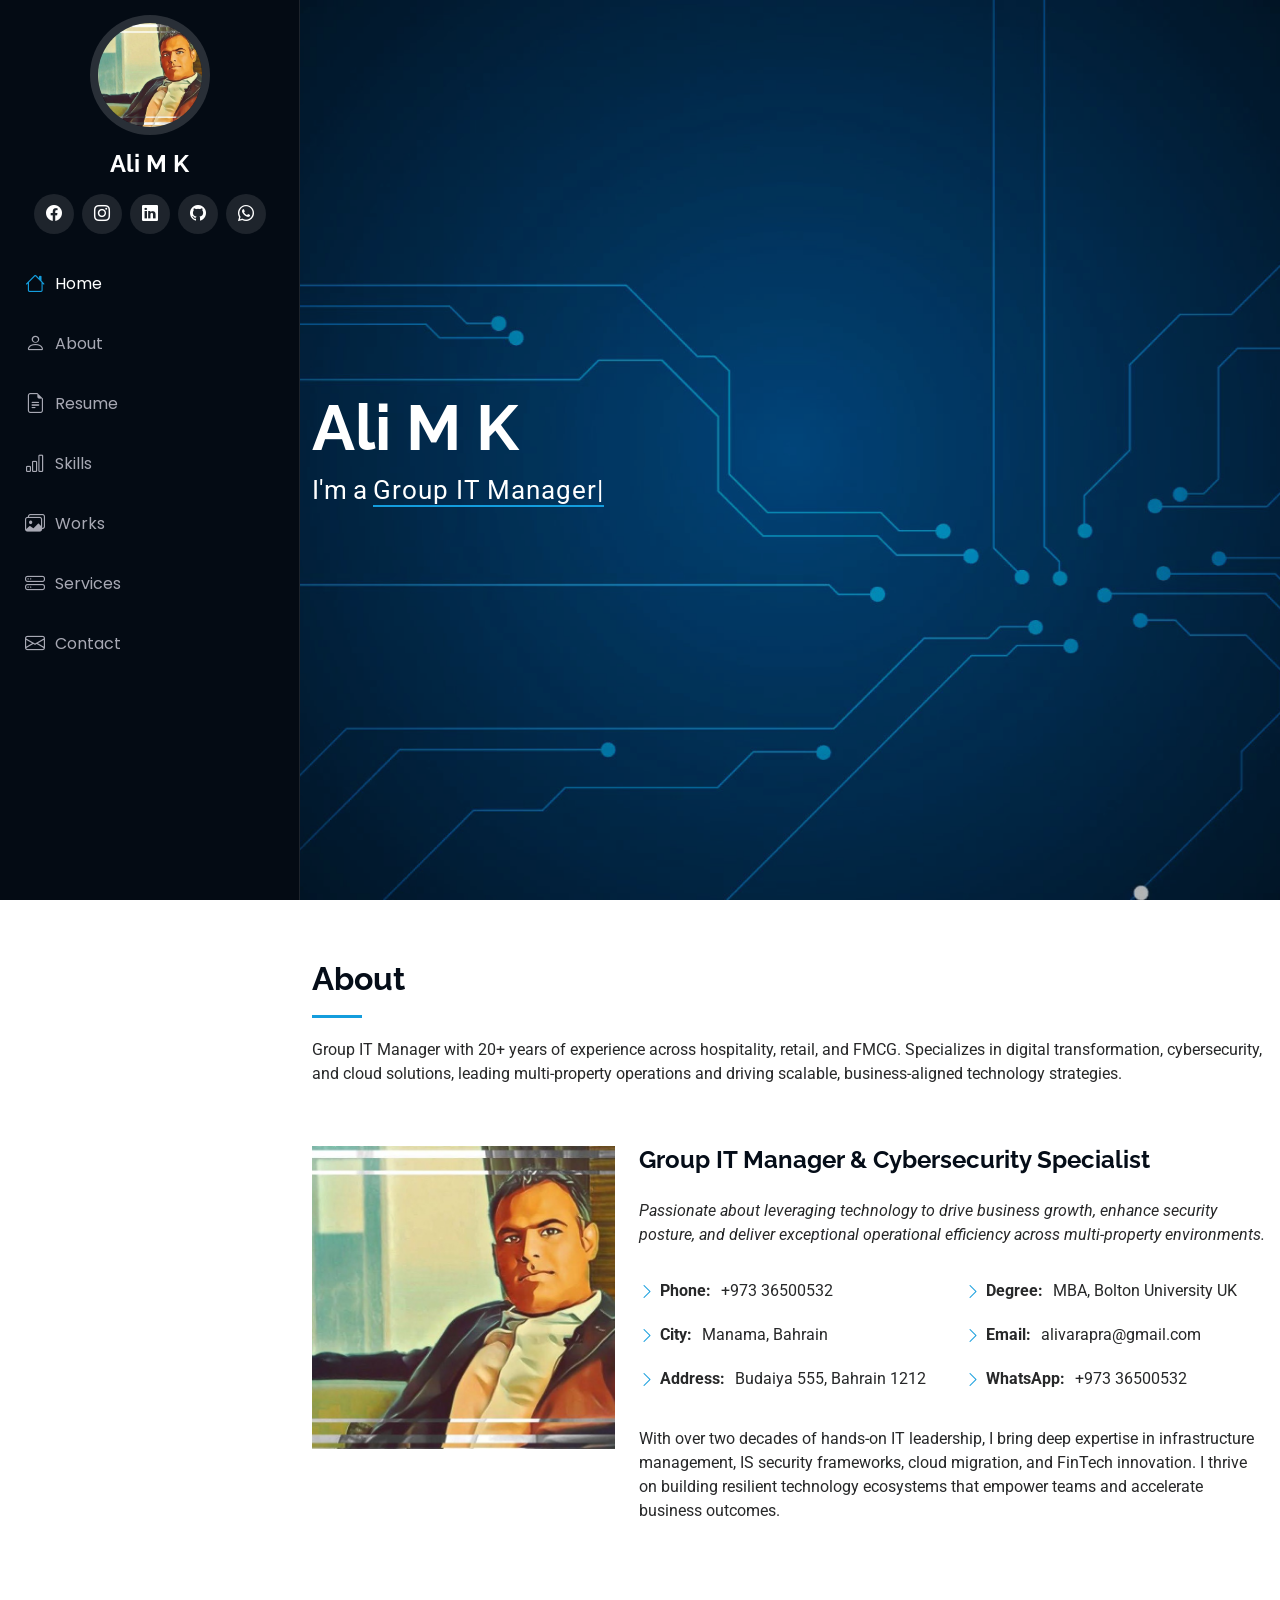
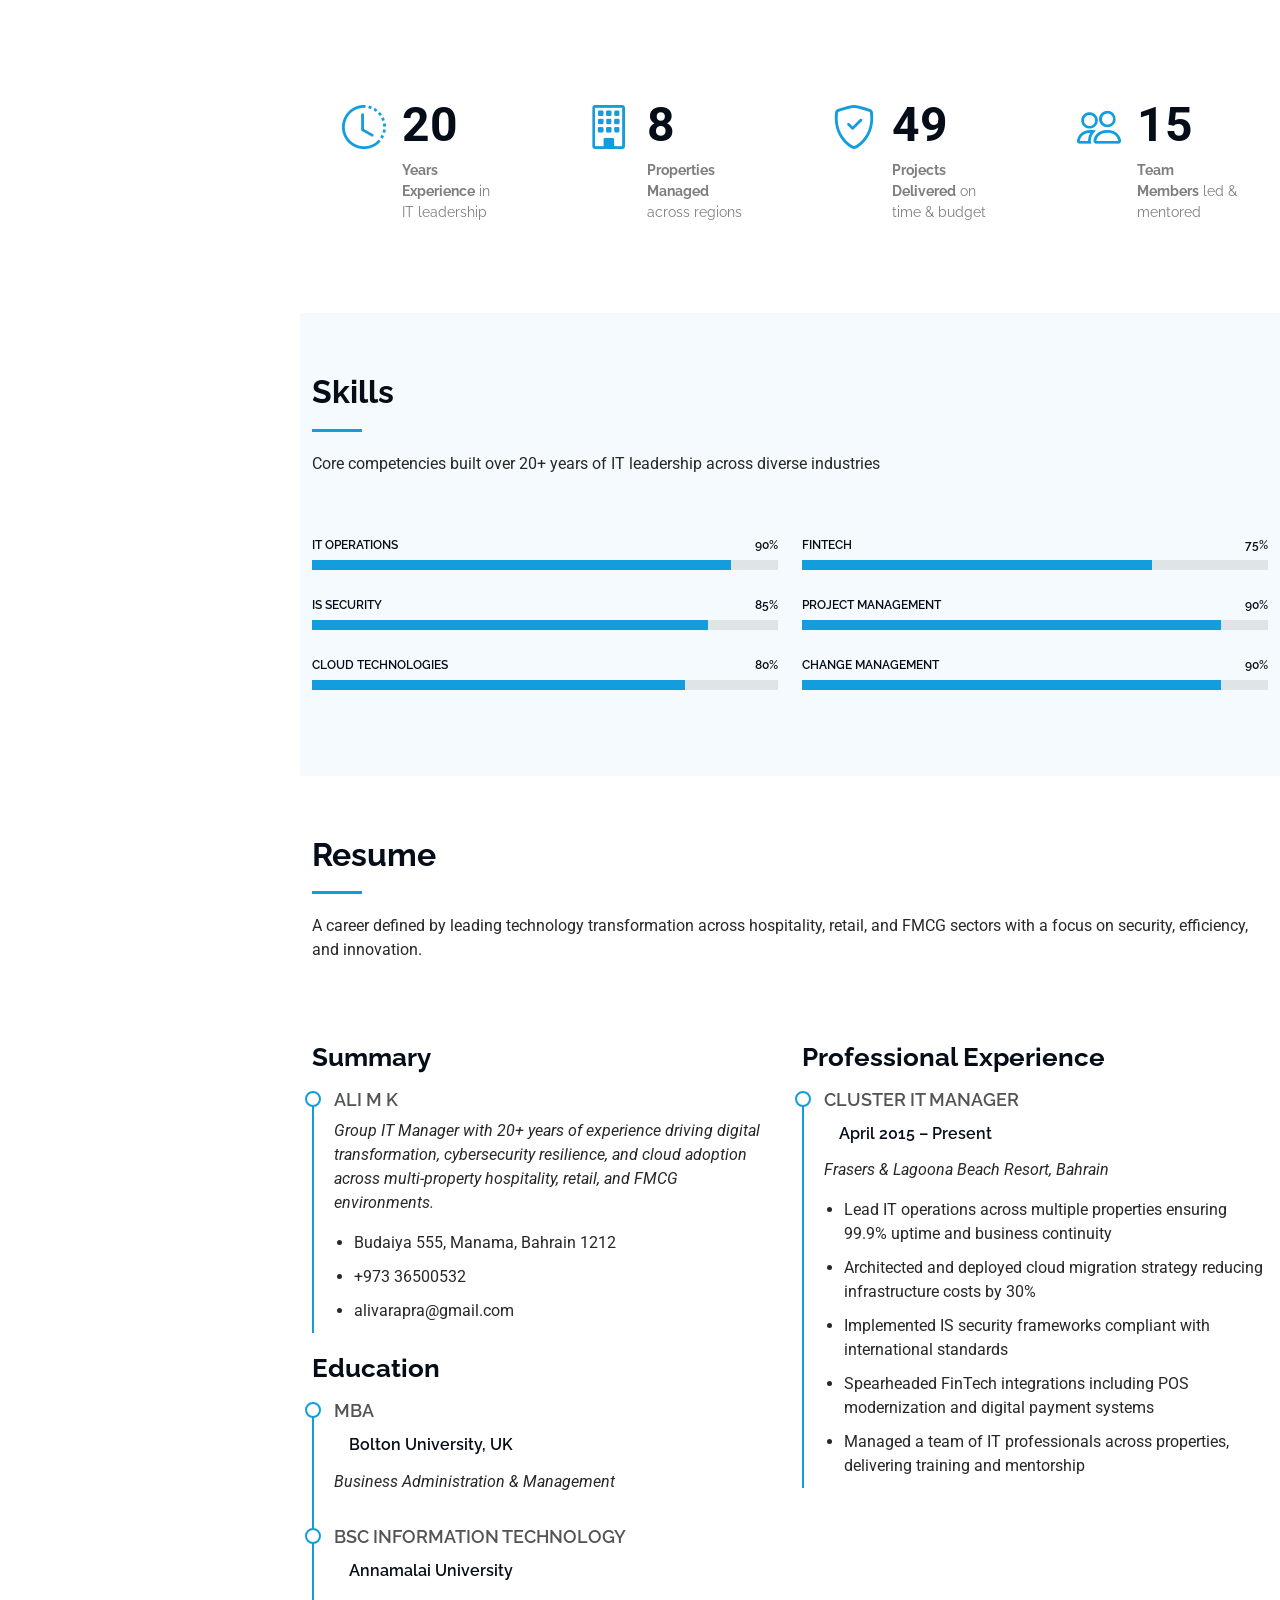
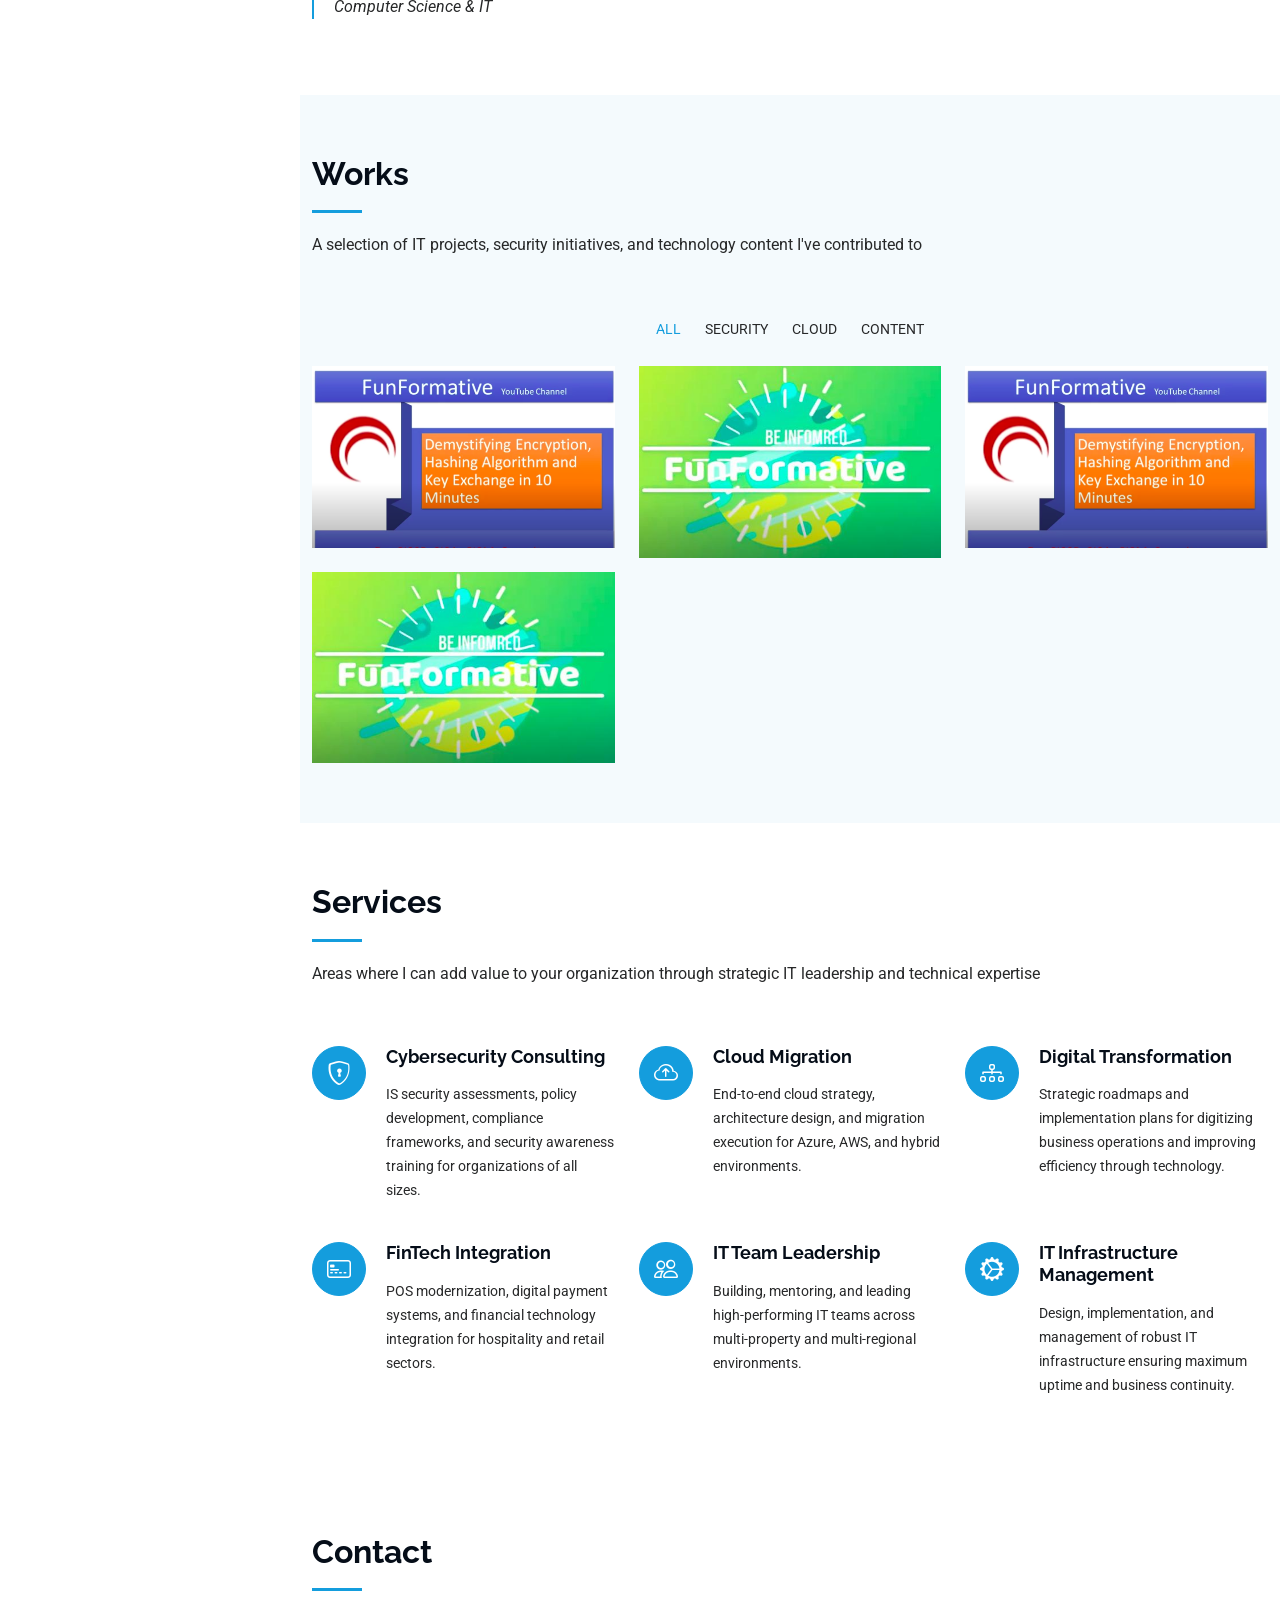
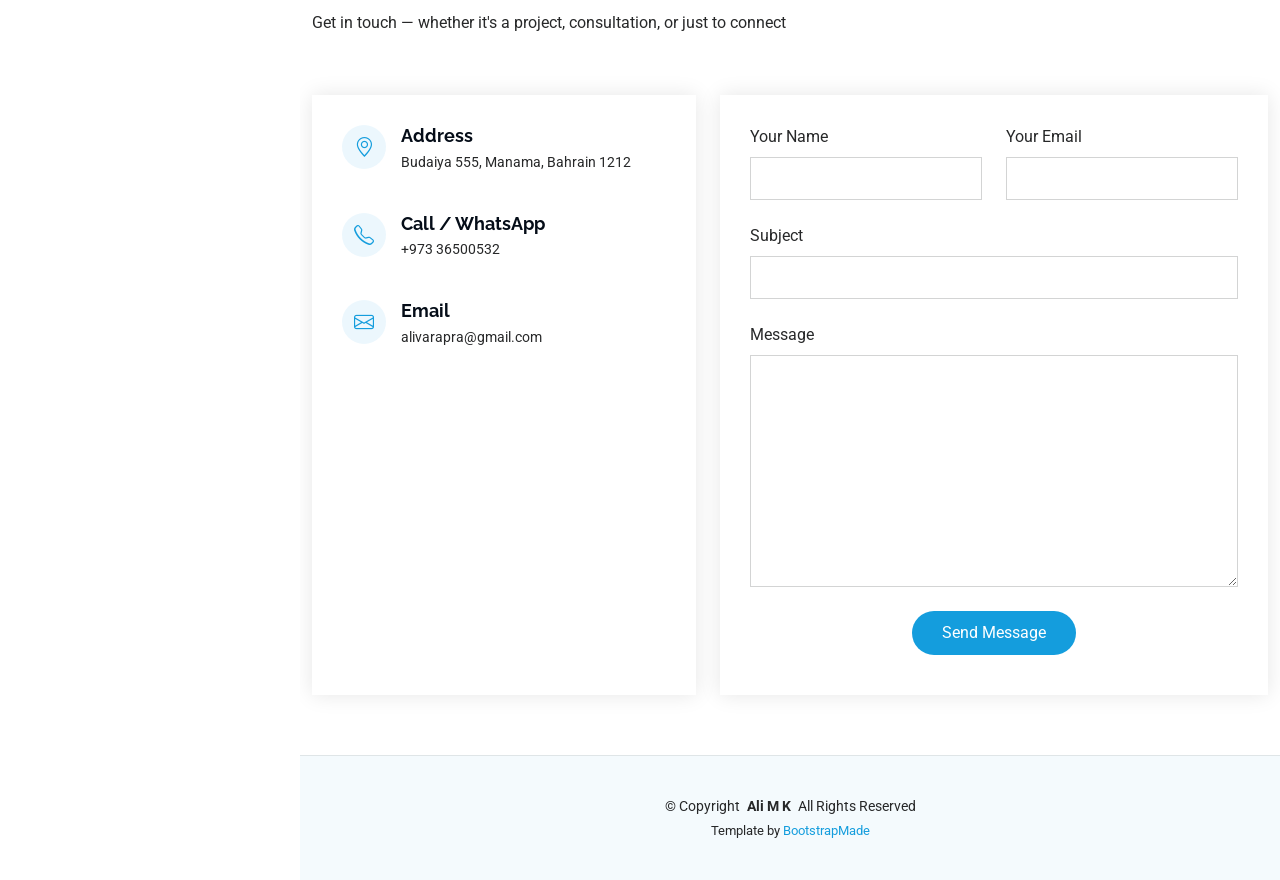
<file: index.html>
<!DOCTYPE html>
<html lang="en">

<head>
  <meta charset="utf-8">
  <meta content="width=device-width, initial-scale=1.0" name="viewport">
  <title>Ali MK | Group IT Manager</title>
  <meta content="Ali MK - Group IT Manager specializing in digital transformation, cybersecurity and cloud solutions" name="description">
  <meta content="IT Manager, Cybersecurity, Cloud, Bahrain, FinTech, Digital Transformation" name="keywords">

  <!-- Favicons -->
  <link href="assets/img/favicon.png" rel="icon">
  <link href="assets/img/apple-touch-icon.png" rel="apple-touch-icon">

  <!-- Fonts -->
  <link href="https://fonts.googleapis.com" rel="preconnect">
  <link href="https://fonts.gstatic.com" rel="preconnect" crossorigin>
  <link href="https://fonts.googleapis.com/css2?family=Roboto:wght@300;400;500;700&family=Poppins:wght@300;400;500;600;700&family=Raleway:wght@300;400;500;600;700&display=swap" rel="stylesheet">

  <!-- Vendor CSS -->
  <link href="assets/vendor/bootstrap/css/bootstrap.min.css" rel="stylesheet">
  <link href="assets/vendor/bootstrap-icons/bootstrap-icons.css" rel="stylesheet">
  <link href="assets/vendor/aos/aos.css" rel="stylesheet">
  <link href="assets/vendor/glightbox/css/glightbox.min.css" rel="stylesheet">
  <link href="assets/vendor/swiper/swiper-bundle.min.css" rel="stylesheet">

  <!-- Main CSS -->
  <link href="assets/css/main.css" rel="stylesheet">

  <!-- Netlify Identity Widget -->
  <script src="https://identity.netlify.com/v1/netlify-identity-widget.js"></script>
</head>

<body class="index-page">

  <!-- ======= Header / Sidebar ======= -->
  <header id="header" class="header dark-background d-flex flex-column">
    <i class="header-toggle d-xl-none bi bi-list"></i>

    <div class="profile-img">
      <img src="assets/img/my-profile-img.jpg" alt="Ali MK" class="img-fluid rounded-circle">
    </div>

    <a href="index.html" class="logo d-flex align-items-center justify-content-center">
      <h1 class="sitename">Ali M K</h1>
    </a>

    <div class="social-links text-center">
      <a href="https://www.facebook.com/alivarapra" class="facebook" target="_blank"><i class="bi bi-facebook"></i></a>
      <a href="https://www.instagram.com/alivarapra/" class="instagram" target="_blank"><i class="bi bi-instagram"></i></a>
      <a href="https://www.linkedin.com/in/alivarapra/" class="linkedin" target="_blank"><i class="bi bi-linkedin"></i></a>
      <a href="http://github.com/alivarapra" class="github" target="_blank"><i class="bi bi-github"></i></a>
      <a href="https://wa.me/97336500532?text=Hi%20!" class="whatsapp" target="_blank"><i class="bi bi-whatsapp"></i></a>
    </div>

    <nav id="navmenu" class="navmenu">
      <ul>
        <li><a href="#hero" class="active"><i class="bi bi-house navicon"></i> Home</a></li>
        <li><a href="#about"><i class="bi bi-person navicon"></i> About</a></li>
        <li><a href="#resume"><i class="bi bi-file-earmark-text navicon"></i> Resume</a></li>
        <li><a href="#skills"><i class="bi bi-bar-chart navicon"></i> Skills</a></li>
        <li><a href="#portfolio"><i class="bi bi-images navicon"></i> Works</a></li>
        <li><a href="#services"><i class="bi bi-hdd-stack navicon"></i> Services</a></li>
        <li><a href="#contact"><i class="bi bi-envelope navicon"></i> Contact</a></li>
      </ul>
    </nav>
  </header><!-- /Header -->

  <main class="main">

    <!-- ======= Hero Section ======= -->
    <section id="hero" class="hero section dark-background">
      <img src="assets/img/hero-bg.jpg" alt="" data-aos="fade-in">
      <div class="container" data-aos="fade-up" data-aos-delay="100">
        <h2>Ali M K</h2>
        <p>I'm a <span class="typed" data-typed-items="Group IT Manager, Cybersecurity Expert, Cloud Architect, Digital Transformer, FinTech Enthusiast">Group IT Manager</span><span class="typed-cursor typed-cursor--blink" aria-hidden="true"></span></p>
      </div>
    </section><!-- /Hero Section -->

    <!-- ======= About Section ======= -->
    <section id="about" class="about section">
      <div class="container section-title" data-aos="fade-up">
        <h2>About</h2>
        <p>Group IT Manager with 20+ years of experience across hospitality, retail, and FMCG. Specializes in digital transformation, cybersecurity, and cloud solutions, leading multi-property operations and driving scalable, business-aligned technology strategies.</p>
      </div>

      <div class="container" data-aos="fade-up" data-aos-delay="100">
        <div class="row gy-4 justify-content-center">
          <div class="col-lg-4">
            <img src="assets/img/my-profile-img.jpg" class="img-fluid" alt="Ali MK">
          </div>
          <div class="col-lg-8 content">
            <h2>Group IT Manager &amp; Cybersecurity Specialist</h2>
            <p class="fst-italic py-3">
              Passionate about leveraging technology to drive business growth, enhance security posture, and deliver exceptional operational efficiency across multi-property environments.
            </p>
            <div class="row">
              <div class="col-lg-6">
                <ul>
                  <li><i class="bi bi-chevron-right"></i> <strong>Phone:</strong> <span>+973 36500532</span></li>
                  <li><i class="bi bi-chevron-right"></i> <strong>City:</strong> <span>Manama, Bahrain</span></li>
                  <li><i class="bi bi-chevron-right"></i> <strong>Address:</strong> <span>Budaiya 555, Bahrain 1212</span></li>
                </ul>
              </div>
              <div class="col-lg-6">
                <ul>
                  <li><i class="bi bi-chevron-right"></i> <strong>Degree:</strong> <span>MBA, Bolton University UK</span></li>
                  <li><i class="bi bi-chevron-right"></i> <strong>Email:</strong> <span>alivarapra@gmail.com</span></li>
                  <li><i class="bi bi-chevron-right"></i> <strong>WhatsApp:</strong> <span>+973 36500532</span></li>
                </ul>
              </div>
            </div>
            <p class="py-3">
              With over two decades of hands-on IT leadership, I bring deep expertise in infrastructure management, IS security frameworks, cloud migration, and FinTech innovation. I thrive on building resilient technology ecosystems that empower teams and accelerate business outcomes.
            </p>
          </div>
        </div>
      </div>
    </section><!-- /About Section -->

    <!-- ======= Stats Section ======= -->
    <section id="stats" class="stats section">
      <div class="container" data-aos="fade-up" data-aos-delay="100">
        <div class="row gy-4">
          <div class="col-lg-3 col-md-6">
            <div class="stats-item">
              <i class="bi bi-clock-history"></i>
              <span data-purecounter-start="0" data-purecounter-end="20" data-purecounter-duration="1" class="purecounter"></span>
              <p><strong>Years Experience</strong> <span>in IT leadership</span></p>
            </div>
          </div>
          <div class="col-lg-3 col-md-6">
            <div class="stats-item">
              <i class="bi bi-building"></i>
              <span data-purecounter-start="0" data-purecounter-end="8" data-purecounter-duration="1" class="purecounter"></span>
              <p><strong>Properties Managed</strong> <span>across regions</span></p>
            </div>
          </div>
          <div class="col-lg-3 col-md-6">
            <div class="stats-item">
              <i class="bi bi-shield-check"></i>
              <span data-purecounter-start="0" data-purecounter-end="50" data-purecounter-duration="1" class="purecounter"></span>
              <p><strong>Projects Delivered</strong> <span>on time &amp; budget</span></p>
            </div>
          </div>
          <div class="col-lg-3 col-md-6">
            <div class="stats-item">
              <i class="bi bi-people"></i>
              <span data-purecounter-start="0" data-purecounter-end="15" data-purecounter-duration="1" class="purecounter"></span>
              <p><strong>Team Members</strong> <span>led &amp; mentored</span></p>
            </div>
          </div>
        </div>
      </div>
    </section><!-- /Stats Section -->

    <!-- ======= Skills Section ======= -->
    <section id="skills" class="skills section light-background">
      <div class="container section-title" data-aos="fade-up">
        <h2>Skills</h2>
        <p>Core competencies built over 20+ years of IT leadership across diverse industries</p>
      </div>
      <div class="container" data-aos="fade-up" data-aos-delay="100">
        <div class="row skills-content skills-animation">
          <div class="col-lg-6">
            <div class="progress">
              <span class="skill"><span>IT Operations</span> <i class="val">90%</i></span>
              <div class="progress-bar-wrap">
                <div class="progress-bar" role="progressbar" aria-valuenow="90" aria-valuemin="0" aria-valuemax="100"></div>
              </div>
            </div>
            <div class="progress">
              <span class="skill"><span>IS Security</span> <i class="val">85%</i></span>
              <div class="progress-bar-wrap">
                <div class="progress-bar" role="progressbar" aria-valuenow="85" aria-valuemin="0" aria-valuemax="100"></div>
              </div>
            </div>
            <div class="progress">
              <span class="skill"><span>Cloud Technologies</span> <i class="val">80%</i></span>
              <div class="progress-bar-wrap">
                <div class="progress-bar" role="progressbar" aria-valuenow="80" aria-valuemin="0" aria-valuemax="100"></div>
              </div>
            </div>
          </div>
          <div class="col-lg-6">
            <div class="progress">
              <span class="skill"><span>FinTech</span> <i class="val">75%</i></span>
              <div class="progress-bar-wrap">
                <div class="progress-bar" role="progressbar" aria-valuenow="75" aria-valuemin="0" aria-valuemax="100"></div>
              </div>
            </div>
            <div class="progress">
              <span class="skill"><span>Project Management</span> <i class="val">90%</i></span>
              <div class="progress-bar-wrap">
                <div class="progress-bar" role="progressbar" aria-valuenow="90" aria-valuemin="0" aria-valuemax="100"></div>
              </div>
            </div>
            <div class="progress">
              <span class="skill"><span>Change Management</span> <i class="val">90%</i></span>
              <div class="progress-bar-wrap">
                <div class="progress-bar" role="progressbar" aria-valuenow="90" aria-valuemin="0" aria-valuemax="100"></div>
              </div>
            </div>
          </div>
        </div>
      </div>
    </section><!-- /Skills Section -->

    <!-- ======= Resume Section ======= -->
    <section id="resume" class="resume section">
      <div class="container section-title" data-aos="fade-up">
        <h2>Resume</h2>
        <p>A career defined by leading technology transformation across hospitality, retail, and FMCG sectors with a focus on security, efficiency, and innovation.</p>
      </div>
      <div class="container">
        <div class="row">
          <div class="col-lg-6" data-aos="fade-up" data-aos-delay="100">
            <h3 class="resume-title">Summary</h3>
            <div class="resume-item pb-0">
              <h4>Ali M K</h4>
              <p><em>Group IT Manager with 20+ years of experience driving digital transformation, cybersecurity resilience, and cloud adoption across multi-property hospitality, retail, and FMCG environments.</em></p>
              <ul>
                <li>Budaiya 555, Manama, Bahrain 1212</li>
                <li>+973 36500532</li>
                <li>alivarapra@gmail.com</li>
              </ul>
            </div>

            <h3 class="resume-title">Education</h3>
            <div class="resume-item">
              <h4>MBA</h4>
              <h5>Bolton University, UK</h5>
              <p><em>Business Administration &amp; Management</em></p>
            </div>
            <div class="resume-item">
              <h4>BSc Information Technology</h4>
              <h5>Annamalai University</h5>
              <p><em>Computer Science &amp; IT</em></p>
            </div>
          </div>

          <div class="col-lg-6" data-aos="fade-up" data-aos-delay="200">
            <h3 class="resume-title">Professional Experience</h3>
            <div class="resume-item">
              <h4>Cluster IT Manager</h4>
              <h5>April 2015 – Present</h5>
              <p><em>Frasers &amp; Lagoona Beach Resort, Bahrain</em></p>
              <ul>
                <li>Lead IT operations across multiple properties ensuring 99.9% uptime and business continuity</li>
                <li>Architected and deployed cloud migration strategy reducing infrastructure costs by 30%</li>
                <li>Implemented IS security frameworks compliant with international standards</li>
                <li>Spearheaded FinTech integrations including POS modernization and digital payment systems</li>
                <li>Managed a team of IT professionals across properties, delivering training and mentorship</li>
              </ul>
            </div>
          </div>
        </div>
      </div>
    </section><!-- /Resume Section -->

    <!-- ======= Portfolio Section ======= -->
    <section id="portfolio" class="portfolio section light-background">
      <div class="container section-title" data-aos="fade-up">
        <h2>Works</h2>
        <p>A selection of IT projects, security initiatives, and technology content I've contributed to</p>
      </div>
      <div class="container">
        <div class="isotope-layout" data-default-filter="*" data-layout="masonry" data-sort="original-order">
          <ul class="portfolio-filters isotope-filters" data-aos="fade-up" data-aos-delay="100">
            <li data-filter="*" class="filter-active">All</li>
            <li data-filter=".filter-security">Security</li>
            <li data-filter=".filter-cloud">Cloud</li>
            <li data-filter=".filter-content">Content</li>
          </ul>

          <div class="row gy-4 isotope-container" data-aos="fade-up" data-aos-delay="200">

            <div class="col-lg-4 col-md-6 portfolio-item isotope-item filter-security">
              <div class="portfolio-content h-100">
                <img src="assets/img/portfolio/app-1.jpg" class="img-fluid" alt="IS Security">
                <div class="portfolio-info">
                  <h4>IS Security Talk</h4>
                  <p>Cybersecurity awareness session</p>
                  <a href="assets/img/portfolio/app-1.jpg" title="IS Security" data-gallery="portfolio-gallery-security" class="glightbox preview-link"><i class="bi bi-zoom-in"></i></a>
                  <a href="https://www.youtube.com/watch?v=duIaJPMP1SU" title="Watch on YouTube" class="details-link" target="_blank"><i class="bi bi-link-45deg"></i></a>
                </div>
              </div>
            </div>

            <div class="col-lg-4 col-md-6 portfolio-item isotope-item filter-security">
              <div class="portfolio-content h-100">
                <img src="assets/img/portfolio/app-2.jpg" class="img-fluid" alt="CyberSecurity">
                <div class="portfolio-info">
                  <h4>Cyber Security</h4>
                  <p>Security tips &amp; best practices</p>
                  <a href="assets/img/portfolio/app-2.jpg" title="CyberSecurity" data-gallery="portfolio-gallery-security" class="glightbox preview-link"><i class="bi bi-zoom-in"></i></a>
                  <a href="https://www.youtube.com/watch?v=BtJeH_-XYaA" title="Watch on YouTube" class="details-link" target="_blank"><i class="bi bi-link-45deg"></i></a>
                </div>
              </div>
            </div>

            <div class="col-lg-4 col-md-6 portfolio-item isotope-item filter-cloud">
              <div class="portfolio-content h-100">
                <img src="assets/img/portfolio/app-3.jpg" class="img-fluid" alt="IT Tips">
                <div class="portfolio-info">
                  <h4>IT Tips &amp; Cloud</h4>
                  <p>IT &amp; cloud technology insights</p>
                  <a href="assets/img/portfolio/app-3.jpg" title="IT Tips" data-gallery="portfolio-gallery-cloud" class="glightbox preview-link"><i class="bi bi-zoom-in"></i></a>
                  <a href="https://www.youtube.com/watch?v=XtMThy8QKqU&t=9358s" title="Watch on YouTube" class="details-link" target="_blank"><i class="bi bi-link-45deg"></i></a>
                </div>
              </div>
            </div>

            <div class="col-lg-4 col-md-6 portfolio-item isotope-item filter-content">
              <div class="portfolio-content h-100">
                <img src="assets/img/portfolio/branding-1.jpg" class="img-fluid" alt="Fun Formative">
                <div class="portfolio-info">
                  <h4>Fun Formative</h4>
                  <p>PowerPoint &amp; productivity tips</p>
                  <a href="assets/img/portfolio/branding-1.jpg" title="Fun Formative" data-gallery="portfolio-gallery-content" class="glightbox preview-link"><i class="bi bi-zoom-in"></i></a>
                  <a href="https://www.youtube.com/watch?v=yS6Efsk_jgs&t" title="Watch on YouTube" class="details-link" target="_blank"><i class="bi bi-link-45deg"></i></a>
                </div>
              </div>
            </div>

          </div>
        </div>
      </div>
    </section><!-- /Portfolio Section -->

    <!-- ======= Services Section ======= -->
    <section id="services" class="services section">
      <div class="container section-title" data-aos="fade-up">
        <h2>Services</h2>
        <p>Areas where I can add value to your organization through strategic IT leadership and technical expertise</p>
      </div>
      <div class="container">
        <div class="row gy-4">
          <div class="col-lg-4 col-md-6 service-item d-flex" data-aos="fade-up" data-aos-delay="100">
            <div class="icon flex-shrink-0"><i class="bi bi-shield-lock"></i></div>
            <div>
              <h4 class="title">Cybersecurity Consulting</h4>
              <p class="description">IS security assessments, policy development, compliance frameworks, and security awareness training for organizations of all sizes.</p>
            </div>
          </div>
          <div class="col-lg-4 col-md-6 service-item d-flex" data-aos="fade-up" data-aos-delay="200">
            <div class="icon flex-shrink-0"><i class="bi bi-cloud-arrow-up"></i></div>
            <div>
              <h4 class="title">Cloud Migration</h4>
              <p class="description">End-to-end cloud strategy, architecture design, and migration execution for Azure, AWS, and hybrid environments.</p>
            </div>
          </div>
          <div class="col-lg-4 col-md-6 service-item d-flex" data-aos="fade-up" data-aos-delay="300">
            <div class="icon flex-shrink-0"><i class="bi bi-diagram-3"></i></div>
            <div>
              <h4 class="title">Digital Transformation</h4>
              <p class="description">Strategic roadmaps and implementation plans for digitizing business operations and improving efficiency through technology.</p>
            </div>
          </div>
          <div class="col-lg-4 col-md-6 service-item d-flex" data-aos="fade-up" data-aos-delay="400">
            <div class="icon flex-shrink-0"><i class="bi bi-credit-card-2-front"></i></div>
            <div>
              <h4 class="title">FinTech Integration</h4>
              <p class="description">POS modernization, digital payment systems, and financial technology integration for hospitality and retail sectors.</p>
            </div>
          </div>
          <div class="col-lg-4 col-md-6 service-item d-flex" data-aos="fade-up" data-aos-delay="500">
            <div class="icon flex-shrink-0"><i class="bi bi-people"></i></div>
            <div>
              <h4 class="title">IT Team Leadership</h4>
              <p class="description">Building, mentoring, and leading high-performing IT teams across multi-property and multi-regional environments.</p>
            </div>
          </div>
          <div class="col-lg-4 col-md-6 service-item d-flex" data-aos="fade-up" data-aos-delay="600">
            <div class="icon flex-shrink-0"><i class="bi bi-gear-wide-connected"></i></div>
            <div>
              <h4 class="title">IT Infrastructure Management</h4>
              <p class="description">Design, implementation, and management of robust IT infrastructure ensuring maximum uptime and business continuity.</p>
            </div>
          </div>
        </div>
      </div>
    </section><!-- /Services Section -->

    <!-- ======= Contact Section ======= -->
    <section id="contact" class="contact section">
      <div class="container section-title" data-aos="fade-up">
        <h2>Contact</h2>
        <p>Get in touch — whether it's a project, consultation, or just to connect</p>
      </div>
      <div class="container" data-aos="fade-up" data-aos-delay="100">
        <div class="row gy-4">
          <div class="col-lg-5">
            <div class="info-wrap">
              <div class="info-item d-flex" data-aos="fade-up" data-aos-delay="200">
                <i class="bi bi-geo-alt flex-shrink-0"></i>
                <div>
                  <h3>Address</h3>
                  <p>Budaiya 555, Manama, Bahrain 1212</p>
                </div>
              </div>
              <div class="info-item d-flex" data-aos="fade-up" data-aos-delay="300">
                <i class="bi bi-telephone flex-shrink-0"></i>
                <div>
                  <h3>Call / WhatsApp</h3>
                  <p>+973 36500532</p>
                </div>
              </div>
              <div class="info-item d-flex" data-aos="fade-up" data-aos-delay="400">
                <i class="bi bi-envelope flex-shrink-0"></i>
                <div>
                  <h3>Email</h3>
                  <p>alivarapra@gmail.com</p>
                </div>
              </div>
              <iframe src="https://www.google.com/maps/embed?pb=!1m18!1m12!1m3!1d3579.5!2d50.4657!3d26.2285!2m3!1f0!2f0!3f0!3m2!1i1024!2i768!4f13.1!3m3!1m2!1s0x0%3A0x0!2zMjbCsDEzJzQyLjYiTiA1MMKwMjcnNTYuNSJF!5e0!3m2!1sen!2sbh!4v1680000000000" frameborder="0" style="border:0; width:100%; height:270px;" allowfullscreen="" loading="lazy"></iframe>
            </div>
          </div>
          <div class="col-lg-7">
            <form name="contact" method="POST" data-netlify="true" class="php-email-form" data-aos="fade-up" data-aos-delay="200">
              <input type="hidden" name="form-name" value="contact" />
              <div class="row gy-4">
                <div class="col-md-6">
                  <label for="name-field" class="pb-2">Your Name</label>
                  <input type="text" name="name" id="name-field" class="form-control" required>
                </div>
                <div class="col-md-6">
                  <label for="email-field" class="pb-2">Your Email</label>
                  <input type="email" name="email" id="email-field" class="form-control" required>
                </div>
                <div class="col-md-12">
                  <label for="subject-field" class="pb-2">Subject</label>
                  <input type="text" name="subject" id="subject-field" class="form-control" required>
                </div>
                <div class="col-md-12">
                  <label for="message-field" class="pb-2">Message</label>
                  <textarea class="form-control" name="message" rows="10" id="message-field" required></textarea>
                </div>
                <div class="col-md-12 text-center">
                  <div class="loading">Loading</div>
                  <div class="error-message"></div>
                  <div class="sent-message">Your message has been sent. Thank you!</div>
                  <button type="submit">Send Message</button>
                </div>
              </div>
            </form>
          </div>
        </div>
      </div>
    </section><!-- /Contact Section -->

  </main>

  <!-- ======= Footer ======= -->
  <footer id="footer" class="footer position-relative light-background">
    <div class="container">
      <div class="copyright text-center">
        <p>© <span>Copyright</span> <strong class="px-1 sitename">Ali M K</strong> <span>All Rights Reserved</span></p>
      </div>
      <div class="credits text-center">
        Template by <a href="https://bootstrapmade.com/">BootstrapMade</a>
      </div>
    </div>
  </footer>

  <!-- Scroll Top -->
  <a href="#" id="scroll-top" class="scroll-top d-flex align-items-center justify-content-center"><i class="bi bi-arrow-up-short"></i></a>

  <!-- Preloader -->
  <div id="preloader"></div>

  <!-- Vendor JS -->
  <script src="assets/vendor/bootstrap/js/bootstrap.bundle.min.js"></script>
  <script src="assets/vendor/aos/aos.js"></script>
  <script src="assets/vendor/typed.js/typed.umd.js"></script>
  <script src="assets/vendor/purecounter/purecounter_vanilla.js"></script>
  <script src="assets/vendor/waypoints/noframework.waypoints.js"></script>
  <script src="assets/vendor/glightbox/js/glightbox.min.js"></script>
  <script src="assets/vendor/imagesloaded/imagesloaded.pkgd.min.js"></script>
  <script src="assets/vendor/isotope-layout/isotope.pkgd.min.js"></script>
  <script src="assets/vendor/swiper/swiper-bundle.min.js"></script>
  <script src="assets/js/main.js"></script>

  <!-- Netlify Identity redirect -->
  <script>
    if (window.netlifyIdentity) {
      window.netlifyIdentity.on("init", user => {
        if (!user) {
          window.netlifyIdentity.on("login", () => {
            document.location.href = "/admin/";
          });
        }
      });
    }
  </script>

</body>
</html>
</file>
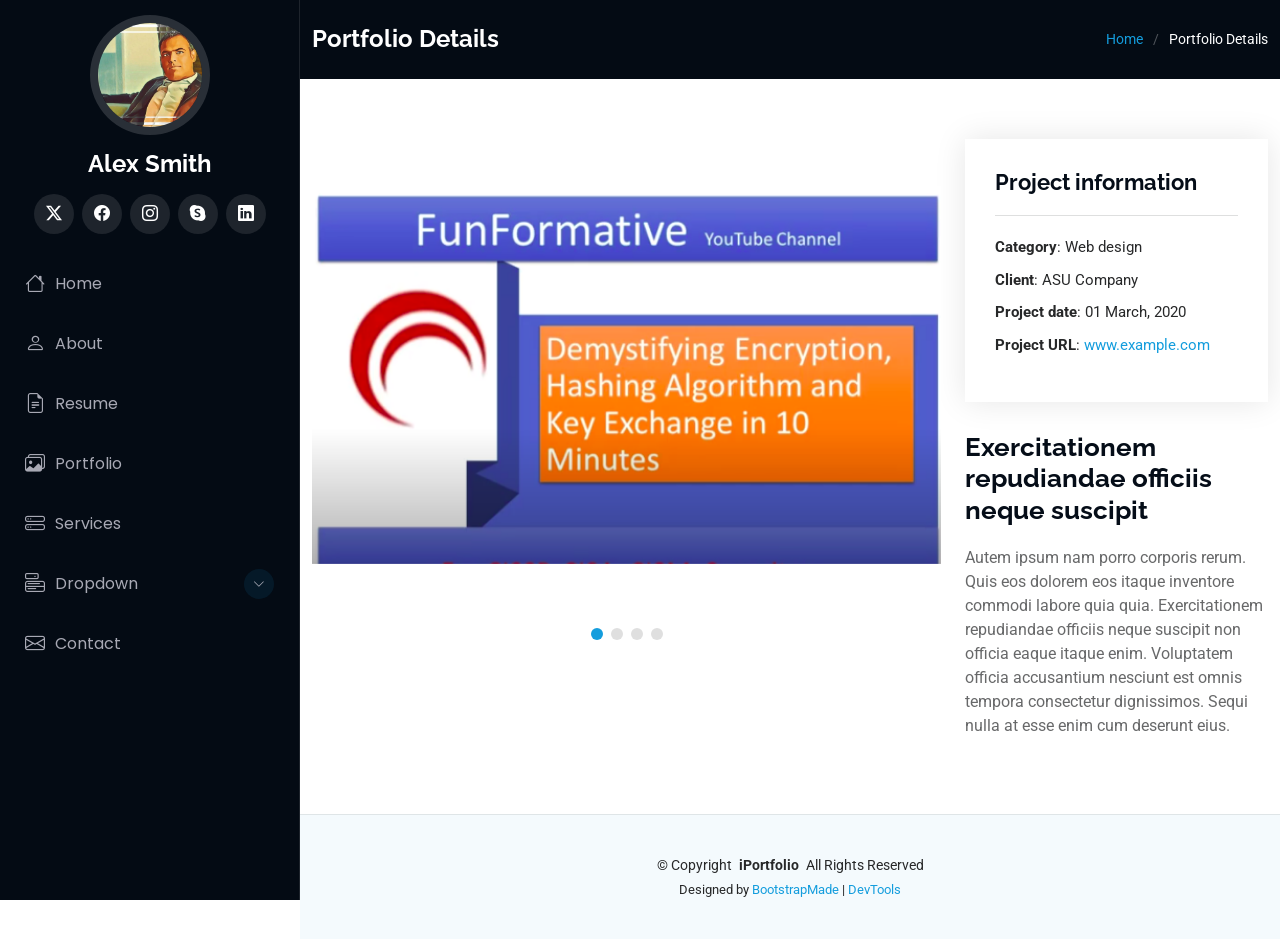
<file: portfolio-details.html>
<!DOCTYPE html>
<html lang="en">

<head>
  <meta charset="utf-8">
  <meta content="width=device-width, initial-scale=1.0" name="viewport">
  <title>Portfolio Details - iPortfolio Bootstrap Template</title>
  <meta content="" name="description">
  <meta content="" name="keywords">

  <!-- Favicons -->
  <link href="assets/img/favicon.png" rel="icon">
  <link href="assets/img/apple-touch-icon.png" rel="apple-touch-icon">

  <!-- Fonts -->
  <link href="https://fonts.googleapis.com" rel="preconnect">
  <link href="https://fonts.gstatic.com" rel="preconnect" crossorigin>
  <link href="https://fonts.googleapis.com/css2?family=Roboto:ital,wght@0,100;0,300;0,400;0,500;0,700;0,900;1,100;1,300;1,400;1,500;1,700;1,900&family=Poppins:ital,wght@0,100;0,200;0,300;0,400;0,500;0,600;0,700;0,800;0,900;1,100;1,200;1,300;1,400;1,500;1,600;1,700;1,800;1,900&family=Raleway:ital,wght@0,100;0,200;0,300;0,400;0,500;0,600;0,700;0,800;0,900;1,100;1,200;1,300;1,400;1,500;1,600;1,700;1,800;1,900&display=swap" rel="stylesheet">

  <!-- Vendor CSS Files -->
  <link href="assets/vendor/bootstrap/css/bootstrap.min.css" rel="stylesheet">
  <link href="assets/vendor/bootstrap-icons/bootstrap-icons.css" rel="stylesheet">
  <link href="assets/vendor/aos/aos.css" rel="stylesheet">
  <link href="assets/vendor/glightbox/css/glightbox.min.css" rel="stylesheet">
  <link href="assets/vendor/swiper/swiper-bundle.min.css" rel="stylesheet">

  <!-- Main CSS File -->
  <link href="assets/css/main.css" rel="stylesheet">

  <!-- =======================================================
  * Template Name: iPortfolio
  * Template URL: https://bootstrapmade.com/iportfolio-bootstrap-portfolio-websites-template/
  * Updated: Jun 29 2024 with Bootstrap v5.3.3
  * Author: BootstrapMade.com
  * License: https://bootstrapmade.com/license/
  ======================================================== -->
</head>

<body class="portfolio-details-page">

  <header id="header" class="header dark-background d-flex flex-column">
    <i class="header-toggle d-xl-none bi bi-list"></i>

    <div class="profile-img">
      <img src="assets/img/my-profile-img.jpg" alt="" class="img-fluid rounded-circle">
    </div>

    <a href="index.html" class="logo d-flex align-items-center justify-content-center">
      <!-- Uncomment the line below if you also wish to use an image logo -->
      <!-- <img src="assets/img/logo.png" alt=""> -->
      <h1 class="sitename">Alex Smith</h1>
    </a>

    <div class="social-links text-center">
      <a href="#" class="twitter"><i class="bi bi-twitter-x"></i></a>
      <a href="#" class="facebook"><i class="bi bi-facebook"></i></a>
      <a href="#" class="instagram"><i class="bi bi-instagram"></i></a>
      <a href="#" class="google-plus"><i class="bi bi-skype"></i></a>
      <a href="#" class="linkedin"><i class="bi bi-linkedin"></i></a>
    </div>

    <nav id="navmenu" class="navmenu">
      <ul>
        <li><a href="#hero"><i class="bi bi-house navicon"></i>Home</a></li>
        <li><a href="#about"><i class="bi bi-person navicon"></i> About</a></li>
        <li><a href="#resume"><i class="bi bi-file-earmark-text navicon"></i> Resume</a></li>
        <li><a href="#portfolio"><i class="bi bi-images navicon"></i> Portfolio</a></li>
        <li><a href="#services"><i class="bi bi-hdd-stack navicon"></i> Services</a></li>
        <li class="dropdown"><a href="#"><i class="bi bi-menu-button navicon"></i> <span>Dropdown</span> <i class="bi bi-chevron-down toggle-dropdown"></i></a>
          <ul>
            <li><a href="#">Dropdown 1</a></li>
            <li class="dropdown"><a href="#"><span>Deep Dropdown</span> <i class="bi bi-chevron-down toggle-dropdown"></i></a>
              <ul>
                <li><a href="#">Deep Dropdown 1</a></li>
                <li><a href="#">Deep Dropdown 2</a></li>
                <li><a href="#">Deep Dropdown 3</a></li>
                <li><a href="#">Deep Dropdown 4</a></li>
                <li><a href="#">Deep Dropdown 5</a></li>
              </ul>
            </li>
            <li><a href="#">Dropdown 2</a></li>
            <li><a href="#">Dropdown 3</a></li>
            <li><a href="#">Dropdown 4</a></li>
          </ul>
        </li>
        <li><a href="#contact"><i class="bi bi-envelope navicon"></i> Contact</a></li>
      </ul>
    </nav>

  </header>

  <main class="main">

    <!-- Page Title -->
    <div class="page-title dark-background">
      <div class="container d-lg-flex justify-content-between align-items-center">
        <h1 class="mb-2 mb-lg-0">Portfolio Details</h1>
        <nav class="breadcrumbs">
          <ol>
            <li><a href="index.html">Home</a></li>
            <li class="current">Portfolio Details</li>
          </ol>
        </nav>
      </div>
    </div><!-- End Page Title -->

    <!-- Portfolio Details Section -->
    <section id="portfolio-details" class="portfolio-details section">

      <div class="container" data-aos="fade-up" data-aos-delay="100">

        <div class="row gy-4">

          <div class="col-lg-8">
            <div class="portfolio-details-slider swiper init-swiper">

              <script type="application/json" class="swiper-config">
                {
                  "loop": true,
                  "speed": 600,
                  "autoplay": {
                    "delay": 5000
                  },
                  "slidesPerView": "auto",
                  "pagination": {
                    "el": ".swiper-pagination",
                    "type": "bullets",
                    "clickable": true
                  }
                }
              </script>

              <div class="swiper-wrapper align-items-center">

                <div class="swiper-slide">
                  <img src="assets/img/portfolio/app-1.jpg" alt="">
                </div>

                <div class="swiper-slide">
                  <img src="assets/img/portfolio/product-1.jpg" alt="">
                </div>

                <div class="swiper-slide">
                  <img src="assets/img/portfolio/branding-1.jpg" alt="">
                </div>

                <div class="swiper-slide">
                  <img src="assets/img/portfolio/books-1.jpg" alt="">
                </div>

              </div>
              <div class="swiper-pagination"></div>
            </div>
          </div>

          <div class="col-lg-4">
            <div class="portfolio-info" data-aos="fade-up" data-aos-delay="200">
              <h3>Project information</h3>
              <ul>
                <li><strong>Category</strong>: Web design</li>
                <li><strong>Client</strong>: ASU Company</li>
                <li><strong>Project date</strong>: 01 March, 2020</li>
                <li><strong>Project URL</strong>: <a href="#">www.example.com</a></li>
              </ul>
            </div>
            <div class="portfolio-description" data-aos="fade-up" data-aos-delay="300">
              <h2>Exercitationem repudiandae officiis neque suscipit</h2>
              <p>
                Autem ipsum nam porro corporis rerum. Quis eos dolorem eos itaque inventore commodi labore quia quia. Exercitationem repudiandae officiis neque suscipit non officia eaque itaque enim. Voluptatem officia accusantium nesciunt est omnis tempora consectetur dignissimos. Sequi nulla at esse enim cum deserunt eius.
              </p>
            </div>
          </div>

        </div>

      </div>

    </section><!-- /Portfolio Details Section -->

  </main>

  <footer id="footer" class="footer position-relative light-background">

    <div class="container">
      <div class="copyright text-center ">
        <p>© <span>Copyright</span> <strong class="px-1 sitename">iPortfolio</strong> <span>All Rights Reserved</span></p>
      </div>
      <div class="credits">
        <!-- All the links in the footer should remain intact. -->
        <!-- You can delete the links only if you've purchased the pro version. -->
        <!-- Licensing information: https://bootstrapmade.com/license/ -->
        <!-- Purchase the pro version with working PHP/AJAX contact form: [buy-url] -->
        Designed by <a href="https://bootstrapmade.com/">BootstrapMade</a> | <a href="https://bootstrapmade.com/tools/">DevTools</a>
      </div>
    </div>

  </footer>

  <!-- Scroll Top -->
  <a href="#" id="scroll-top" class="scroll-top d-flex align-items-center justify-content-center"><i class="bi bi-arrow-up-short"></i></a>

  <!-- Preloader -->
  <div id="preloader"></div>

  <!-- Vendor JS Files -->
  <script src="assets/vendor/bootstrap/js/bootstrap.bundle.min.js"></script>
  <script src="assets/vendor/php-email-form/validate.js"></script>
  <script src="assets/vendor/aos/aos.js"></script>
  <script src="assets/vendor/typed.js/typed.umd.js"></script>
  <script src="assets/vendor/purecounter/purecounter_vanilla.js"></script>
  <script src="assets/vendor/waypoints/noframework.waypoints.js"></script>
  <script src="assets/vendor/glightbox/js/glightbox.min.js"></script>
  <script src="assets/vendor/imagesloaded/imagesloaded.pkgd.min.js"></script>
  <script src="assets/vendor/isotope-layout/isotope.pkgd.min.js"></script>
  <script src="assets/vendor/swiper/swiper-bundle.min.js"></script>

  <!-- Main JS File -->
  <script src="assets/js/main.js"></script>

</body>

</html>
</file>
<file: assets/css/main.css>
/**
* Template Name: iPortfolio
* Template URL: https://bootstrapmade.com/iportfolio-bootstrap-portfolio-websites-template/
* Updated: Jun 29 2024 with Bootstrap v5.3.3
* Author: BootstrapMade.com
* License: https://bootstrapmade.com/license/
*/

/*--------------------------------------------------------------
# Font & Color Variables
# Help: https://bootstrapmade.com/color-system/
--------------------------------------------------------------*/
/* Fonts */
:root {
  --default-font: "Roboto",  system-ui, -apple-system, "Segoe UI", Roboto, "Helvetica Neue", Arial, "Noto Sans", "Liberation Sans", sans-serif, "Apple Color Emoji", "Segoe UI Emoji", "Segoe UI Symbol", "Noto Color Emoji";
  --heading-font: "Raleway",  sans-serif;
  --nav-font: "Poppins",  sans-serif;
}

/* Global Colors - The following color variables are used throughout the website. Updating them here will change the color scheme of the entire website */
:root { 
  --background-color: #ffffff; /* Background color for the entire website, including individual sections */
  --default-color: #272829; /* Default color used for the majority of the text content across the entire website */
  --heading-color: #050d18; /* Color for headings, subheadings and title throughout the website */
  --accent-color: #149ddd; /* Accent color that represents your brand on the website. It's used for buttons, links, and other elements that need to stand out */
  --surface-color: #ffffff; /* The surface color is used as a background of boxed elements within sections, such as cards, icon boxes, or other elements that require a visual separation from the global background. */
  --contrast-color: #ffffff; /* Contrast color for text, ensuring readability against backgrounds of accent, heading, or default colors. */
}

/* Nav Menu Colors - The following color variables are used specifically for the navigation menu. They are separate from the global colors to allow for more customization options */
:root {
  --nav-color: #a8a9b4;  /* The default color of the main navmenu links */
  --nav-hover-color: #ffffff; /* Applied to main navmenu links when they are hovered over or active */
  --nav-mobile-background-color: #040b14; /* Used as the background color for mobile navigation menu */
  --nav-dropdown-background-color: #040b14; /* Used as the background color for dropdown items that appear when hovering over primary navigation items */
  --nav-dropdown-color: #a8a9b4; /* Used for navigation links of the dropdown items in the navigation menu. */
  --nav-dropdown-hover-color: #ffffff; /* Similar to --nav-hover-color, this color is applied to dropdown navigation links when they are hovered over. */
}

/* Color Presets - These classes override global colors when applied to any section or element, providing reuse of the sam color scheme. */

.light-background {
  --background-color: #f4fafd;
  --surface-color: #ffffff;
}

.dark-background {
  --background-color: #040b14;
  --default-color: #ffffff;
  --heading-color: #ffffff;
  --surface-color: #151f2b;
  --contrast-color: #ffffff;
}

/* Smooth scroll */
:root {
  scroll-behavior: smooth;
}

/*--------------------------------------------------------------
# General Styling & Shared Classes
--------------------------------------------------------------*/
body {
  color: var(--default-color);
  background-color: var(--background-color);
  font-family: var(--default-font);
}

a {
  color: var(--accent-color);
  text-decoration: none;
  transition: 0.3s;
}

a:hover {
  color: color-mix(in srgb, var(--accent-color), transparent 25%);
  text-decoration: none;
}

h1,
h2,
h3,
h4,
h5,
h6 {
  color: var(--heading-color);
  font-family: var(--heading-font);
}

/* PHP Email Form Messages
------------------------------*/
.php-email-form .error-message {
  display: none;
  background: #df1529;
  color: #ffffff;
  text-align: left;
  padding: 15px;
  margin-bottom: 24px;
  font-weight: 600;
}

.php-email-form .sent-message {
  display: none;
  color: #ffffff;
  background: #059652;
  text-align: center;
  padding: 15px;
  margin-bottom: 24px;
  font-weight: 600;
}

.php-email-form .loading {
  display: none;
  background: var(--surface-color);
  text-align: center;
  padding: 15px;
  margin-bottom: 24px;
}

.php-email-form .loading:before {
  content: "";
  display: inline-block;
  border-radius: 50%;
  width: 24px;
  height: 24px;
  margin: 0 10px -6px 0;
  border: 3px solid var(--accent-color);
  border-top-color: var(--surface-color);
  animation: php-email-form-loading 1s linear infinite;
}

@keyframes php-email-form-loading {
  0% {
    transform: rotate(0deg);
  }

  100% {
    transform: rotate(360deg);
  }
}

/*--------------------------------------------------------------
# Global Header
--------------------------------------------------------------*/
.header {
  color: var(--default-color);
  background-color: var(--background-color);
  position: fixed;
  top: 0;
  left: 0;
  bottom: 0;
  padding: 0 15px;
  width: 300px;
  transition: all ease-in-out 0.3s;
  overflow-y: auto;
  z-index: 997;
  border-right: 1px solid color-mix(in srgb, var(--default-color), transparent 90%);
}

.header .profile-img img {
  margin: 15px auto;
  display: block;
  width: 120px;
  border: 8px solid color-mix(in srgb, var(--default-color), transparent 85%);
}

.header .logo {
  line-height: 1;
  margin-bottom: 15px;
}

.header .logo img {
  max-height: 32px;
  margin-right: 8px;
}

.header .logo h1 {
  font-size: 24px;
  margin: 0;
  font-weight: 700;
  color: var(--heading-color);
}

.header .social-links {
  margin: 0 0 20px 0;
}

.header .social-links a {
  font-size: 16px;
  display: inline-flex;
  align-items: center;
  justify-content: center;
  background: color-mix(in srgb, var(--default-color), transparent 90%);
  color: var(--default-color);
  margin: 0 2px;
  border-radius: 50%;
  text-align: center;
  width: 40px;
  height: 40px;
  transition: 0.3s;
}

.header .social-links a:hover {
  color: var(--contrast-color);
  background: var(--accent-color);
}

@media (min-width: 1200px) {

  .header~main,
  .header~#footer {
    margin-left: 300px;
  }
}

@media (max-width: 1199px) {
  .header {
    left: -100%;
  }
}

.header.header-show {
  left: 0;
}

.header .header-toggle {
  color: var(--contrast-color);
  background-color: var(--accent-color);
  font-size: 22px;
  display: flex;
  align-items: center;
  justify-content: center;
  width: 40px;
  height: 40px;
  border-radius: 50%;
  cursor: pointer;
  position: fixed;
  top: 15px;
  right: 15px;
  z-index: 9999;
  transition: background-color 0.3s;
}

.header .header-toggle:hover {
  color: var(--contrast-color);
  background-color: color-mix(in srgb, var(--accent-color) 90%, white 15%);
}

/*--------------------------------------------------------------
# Navigation Menu
--------------------------------------------------------------*/
.mobile-nav-toggle {
  display: none;
}

.navmenu {
  padding: 0;
  z-index: 9997;
}

.navmenu ul {
  list-style: none;
  padding: 0 0 20px 0;
  margin: 0;
}

.navmenu a,
.navmenu a:focus {
  color: var(--nav-color);
  padding: 15px 10px;
  font-family: var(--nav-font);
  font-size: 16px;
  font-weight: 400;
  display: flex;
  align-items: center;
  white-space: nowrap;
  transition: 0.3s;
  width: 100%;
}

.navmenu a .navicon,
.navmenu a:focus .navicon {
  font-size: 20px;
  margin-right: 10px;
}

.navmenu a .toggle-dropdown,
.navmenu a:focus .toggle-dropdown {
  font-size: 12px;
  line-height: 0;
  margin-left: auto;
  width: 30px;
  height: 30px;
  display: flex;
  align-items: center;
  justify-content: center;
  border-radius: 50%;
  transition: 0.3s;
  flex-shrink: 0;
  background-color: color-mix(in srgb, var(--accent-color), transparent 90%);
}

.navmenu a .toggle-dropdown:hover,
.navmenu a:focus .toggle-dropdown:hover {
  background-color: var(--accent-color);
  color: var(--contrast-color);
}

.navmenu a:hover,
.navmenu .active,
.navmenu .active:focus {
  color: var(--nav-hover-color);
}

.navmenu a:hover .navicon,
.navmenu .active .navicon,
.navmenu .active:focus .navicon {
  color: var(--accent-color);
}

.navmenu .active .toggle-dropdown,
.navmenu .active:focus .toggle-dropdown {
  background-color: var(--accent-color);
  color: var(--contrast-color);
  transform: rotate(180deg);
}

.navmenu .dropdown {
  display: block;
}

.navmenu .dropdown a,
.navmenu .dropdown a:focus {
  color: --nav-dropdown-color;
}

.navmenu .dropdown a:hover,
.navmenu .dropdown .active,
.navmenu .dropdown .active:focus {
  color: var(--nav-dropdown-hover-color);
}

.navmenu .dropdown ul {
  position: static;
  display: none;
  z-index: 99;
  padding: 5px 10px;
  margin: 5px 10px;
  background-color: var(--nav-dropdown-background-color);
  border: 1px solid color-mix(in srgb, var(--default-color), transparent 90%);
  box-shadow: none;
  transition: all 0.5s ease-in-out;
}

.navmenu .dropdown ul ul {
  background-color: rgba(33, 37, 41, 0.1);
}

.navmenu .dropdown>.dropdown-active {
  display: block;
  background-color: rgba(33, 37, 41, 0.03);
}

/*--------------------------------------------------------------
# Global Footer
--------------------------------------------------------------*/
.footer {
  color: var(--default-color);
  background-color: var(--background-color);
  font-size: 14px;
  padding: 40px 0;
  position: relative;
  border-top: 1px solid color-mix(in srgb, var(--default-color), transparent 90%);
}

.footer .copyright p {
  margin-bottom: 0;
}

.footer .credits {
  margin-top: 4px;
  font-size: 13px;
  text-align: center;
}

/*--------------------------------------------------------------
# Preloader
--------------------------------------------------------------*/
#preloader {
  position: fixed;
  inset: 0;
  z-index: 999999;
  overflow: hidden;
  background: var(--background-color);
  transition: all 0.6s ease-out;
}

#preloader:before {
  content: "";
  position: fixed;
  top: calc(50% - 30px);
  left: calc(50% - 30px);
  border: 6px solid #ffffff;
  border-color: var(--accent-color) transparent var(--accent-color) transparent;
  border-radius: 50%;
  width: 60px;
  height: 60px;
  animation: animate-preloader 1.5s linear infinite;
}

@keyframes animate-preloader {
  0% {
    transform: rotate(0deg);
  }

  100% {
    transform: rotate(360deg);
  }
}

/*--------------------------------------------------------------
# Scroll Top Button
--------------------------------------------------------------*/
.scroll-top {
  position: fixed;
  visibility: hidden;
  opacity: 0;
  right: 15px;
  bottom: -15px;
  z-index: 99999;
  background-color: var(--accent-color);
  width: 44px;
  height: 44px;
  border-radius: 50px;
  transition: all 0.4s;
}

.scroll-top i {
  font-size: 24px;
  color: var(--contrast-color);
  line-height: 0;
}

.scroll-top:hover {
  background-color: color-mix(in srgb, var(--accent-color), transparent 20%);
  color: var(--contrast-color);
}

.scroll-top.active {
  visibility: visible;
  opacity: 1;
  bottom: 15px;
}

/*--------------------------------------------------------------
# Disable aos animation delay on mobile devices
--------------------------------------------------------------*/
@media screen and (max-width: 768px) {
  [data-aos-delay] {
    transition-delay: 0 !important;
  }
}

/*--------------------------------------------------------------
# Global Page Titles & Breadcrumbs
--------------------------------------------------------------*/
.page-title {
  color: var(--default-color);
  background-color: var(--background-color);
  padding: 25px 0;
  position: relative;
}

.page-title h1 {
  font-size: 24px;
  font-weight: 700;
}

.page-title .breadcrumbs ol {
  display: flex;
  flex-wrap: wrap;
  list-style: none;
  padding: 0;
  margin: 0;
  font-size: 14px;
  font-weight: 400;
}

.page-title .breadcrumbs ol li+li {
  padding-left: 10px;
}

.page-title .breadcrumbs ol li+li::before {
  content: "/";
  display: inline-block;
  padding-right: 10px;
  color: color-mix(in srgb, var(--default-color), transparent 70%);
}

/*--------------------------------------------------------------
# Global Sections
--------------------------------------------------------------*/
section,
.section {
  color: var(--default-color);
  background-color: var(--background-color);
  padding: 60px 0;
  overflow: clip;
}

/*--------------------------------------------------------------
# Global Section Titles
--------------------------------------------------------------*/
.section-title {
  padding-bottom: 60px;
  position: relative;
}

.section-title h2 {
  font-size: 32px;
  font-weight: 700;
  margin-bottom: 20px;
  padding-bottom: 20px;
  position: relative;
}

.section-title h2:after {
  content: "";
  position: absolute;
  display: block;
  width: 50px;
  height: 3px;
  background: var(--accent-color);
  left: 0;
  bottom: 0;
}

.section-title p {
  margin-bottom: 0;
}

/*--------------------------------------------------------------
# Hero Section
--------------------------------------------------------------*/
.hero {
  width: 100%;
  min-height: 100vh;
  position: relative;
  padding: 80px 0;
  display: flex;
  align-items: center;
  justify-content: center;
}

.hero img {
  position: absolute;
  inset: 0;
  display: block;
  width: 100%;
  height: 100%;
  object-fit: cover;
  z-index: 1;
}

.hero:before {
  content: "";
  background: color-mix(in srgb, var(--background-color), transparent 70%);
  position: absolute;
  inset: 0;
  z-index: 2;
}

.hero .container {
  position: relative;
  z-index: 3;
}

.hero h2 {
  margin: 0;
  font-size: 64px;
  font-weight: 700;
}

.hero p {
  margin: 5px 0 0 0;
  font-size: 26px;
}

.hero p span {
  letter-spacing: 1px;
  border-bottom: 2px solid var(--accent-color);
}

.hero .social-links {
  margin-top: 25px;
}

.hero .social-links a {
  font-size: 24px;
  display: inline-block;
  color: color-mix(in srgb, var(--default-color), transparent 50%);
  line-height: 1;
  margin-right: 20px;
  transition: 0.3s;
}

.hero .social-links a:hover {
  color: var(--accent-color);
}

@media (max-width: 768px) {
  .hero h2 {
    font-size: 32px;
  }

  .hero p {
    font-size: 20px;
  }
}

/*--------------------------------------------------------------
# About Section
--------------------------------------------------------------*/
.about .content h2 {
  font-weight: 700;
  font-size: 24px;
}

.about .content ul {
  list-style: none;
  padding: 0;
}

.about .content ul li {
  margin-bottom: 20px;
  display: flex;
  align-items: center;
}

.about .content ul strong {
  margin-right: 10px;
}

.about .content ul i {
  font-size: 16px;
  margin-right: 5px;
  color: var(--accent-color);
  line-height: 0;
}

/*--------------------------------------------------------------
# Stats Section
--------------------------------------------------------------*/
.stats .stats-item {
  padding: 30px;
  width: 100%;
}

.stats .stats-item i {
  color: var(--accent-color);
  display: block;
  font-size: 44px;
  float: left;
  line-height: 0;
}

.stats .stats-item .purecounter {
  color: var(--heading-color);
  font-size: 48px;
  line-height: 40px;
  display: block;
  font-weight: 700;
  margin-left: 60px;
}

.stats .stats-item p {
  color: color-mix(in srgb, var(--default-color), transparent 40%);
  padding: 15px 0 0 0;
  margin: 0 0 0 60px;
  font-family: var(--heading-font);
  font-size: 14px;
}

/*--------------------------------------------------------------
# Skills Section
--------------------------------------------------------------*/
.skills .progress {
  height: 60px;
  display: block;
  background: none;
  border-radius: 0;
}

.skills .progress .skill {
  color: var(--heading-color);
  padding: 0;
  margin: 0 0 6px 0;
  text-transform: uppercase;
  display: block;
  font-weight: 600;
  font-family: var(--heading-font);
}

.skills .progress .skill .val {
  float: right;
  font-style: normal;
}

.skills .progress-bar-wrap {
  background: color-mix(in srgb, var(--default-color), transparent 90%);
  height: 10px;
}

.skills .progress-bar {
  width: 1px;
  height: 10px;
  transition: 0.9s;
  background-color: var(--accent-color);
}

/*--------------------------------------------------------------
# Resume Section
--------------------------------------------------------------*/
.resume .resume-title {
  color: var(--heading-color);
  font-size: 26px;
  font-weight: 700;
  margin-top: 20px;
  margin-bottom: 20px;
}

.resume .resume-item {
  padding: 0 0 20px 20px;
  margin-top: -2px;
  border-left: 2px solid var(--accent-color);
  position: relative;
}

.resume .resume-item h4 {
  line-height: 18px;
  font-size: 18px;
  font-weight: 600;
  text-transform: uppercase;
  color: color-mix(in srgb, var(--default-color), transparent 20%);
  margin-bottom: 10px;
}

.resume .resume-item h5 {
  font-size: 16px;
  padding: 5px 15px;
  display: inline-block;
  font-weight: 600;
  margin-bottom: 10px;
}

.resume .resume-item ul {
  padding-left: 20px;
}

.resume .resume-item ul li {
  padding-bottom: 10px;
}

.resume .resume-item:last-child {
  padding-bottom: 0;
}

.resume .resume-item::before {
  content: "";
  position: absolute;
  width: 16px;
  height: 16px;
  border-radius: 50px;
  left: -9px;
  top: 0;
  background: var(--background-color);
  border: 2px solid var(--accent-color);
}

/*--------------------------------------------------------------
# Portfolio Section
--------------------------------------------------------------*/
.portfolio .portfolio-filters {
  padding: 0;
  margin: 0 auto 20px auto;
  list-style: none;
  text-align: center;
}

.portfolio .portfolio-filters li {
  cursor: pointer;
  display: inline-block;
  padding: 0;
  font-size: 14px;
  font-weight: 400;
  margin: 0 10px;
  line-height: 1;
  text-transform: uppercase;
  margin-bottom: 10px;
  transition: all 0.3s ease-in-out;
}

.portfolio .portfolio-filters li:hover,
.portfolio .portfolio-filters li.filter-active {
  color: var(--accent-color);
}

.portfolio .portfolio-filters li:first-child {
  margin-left: 0;
}

.portfolio .portfolio-filters li:last-child {
  margin-right: 0;
}

@media (max-width: 575px) {
  .portfolio .portfolio-filters li {
    font-size: 14px;
    margin: 0 5px;
  }
}

.portfolio .portfolio-content {
  position: relative;
  overflow: hidden;
}

.portfolio .portfolio-content img {
  transition: 0.3s;
}

.portfolio .portfolio-content .portfolio-info {
  opacity: 0;
  position: absolute;
  inset: 0;
  z-index: 3;
  transition: all ease-in-out 0.3s;
  background: rgba(0, 0, 0, 0.6);
  padding: 15px;
}

.portfolio .portfolio-content .portfolio-info h4 {
  font-size: 14px;
  padding: 5px 10px;
  font-weight: 400;
  color: #ffffff;
  display: inline-block;
  background-color: var(--accent-color);
}

.portfolio .portfolio-content .portfolio-info p {
  position: absolute;
  bottom: 10px;
  text-align: center;
  display: inline-block;
  left: 0;
  right: 0;
  font-size: 16px;
  font-weight: 600;
  color: rgba(255, 255, 255, 0.8);
}

.portfolio .portfolio-content .portfolio-info .preview-link,
.portfolio .portfolio-content .portfolio-info .details-link {
  position: absolute;
  left: calc(50% - 40px);
  font-size: 26px;
  top: calc(50% - 14px);
  color: #fff;
  transition: 0.3s;
  line-height: 1.2;
}

.portfolio .portfolio-content .portfolio-info .preview-link:hover,
.portfolio .portfolio-content .portfolio-info .details-link:hover {
  color: var(--accent-color);
}

.portfolio .portfolio-content .portfolio-info .details-link {
  left: 50%;
  font-size: 34px;
  line-height: 0;
}

.portfolio .portfolio-content:hover .portfolio-info {
  opacity: 1;
}

.portfolio .portfolio-content:hover img {
  transform: scale(1.1);
}

/*--------------------------------------------------------------
# Services Section
--------------------------------------------------------------*/
.services .service-item {
  position: relative;
}

.services .service-item .icon {
  background: var(--accent-color);
  display: flex;
  align-items: center;
  justify-content: center;
  width: 54px;
  height: 54px;
  border-radius: 50%;
  transition: 0.5s;
  border: 1px solid var(--accent-color);
  margin-right: 20px;
}

.services .service-item .icon i {
  color: var(--contrast-color);
  font-size: 24px;
  line-height: 0;
}

.services .service-item:hover .icon {
  background: var(--surface-color);
}

.services .service-item:hover .icon i {
  color: var(--accent-color);
}

.services .service-item .title {
  font-weight: 700;
  margin-bottom: 15px;
  font-size: 18px;
}

.services .service-item .title a {
  color: var(--heading-color);
}

.services .service-item .title a:hover {
  color: var(--accent-color);
}

.services .service-item .description {
  line-height: 24px;
  font-size: 14px;
}

/*--------------------------------------------------------------
# Testimonials Section
--------------------------------------------------------------*/
.testimonials .testimonials-carousel,
.testimonials .testimonials-slider {
  overflow: hidden;
}

.testimonials .testimonial-item {
  box-sizing: content-box;
  text-align: center;
  min-height: 320px;
}

.testimonials .testimonial-item .testimonial-img {
  width: 90px;
  border-radius: 50%;
  margin: 0 auto;
}

.testimonials .testimonial-item h3 {
  font-size: 18px;
  font-weight: bold;
  margin: 10px 0 5px 0;
}

.testimonials .testimonial-item h4 {
  font-size: 14px;
  color: color-mix(in srgb, var(--default-color), transparent 20%);
  margin: 0;
}

.testimonials .testimonial-item .quote-icon-left,
.testimonials .testimonial-item .quote-icon-right {
  color: color-mix(in srgb, var(--accent-color), transparent 40%);
  font-size: 26px;
  line-height: 0;
}

.testimonials .testimonial-item .quote-icon-left {
  display: inline-block;
  left: -5px;
  position: relative;
}

.testimonials .testimonial-item .quote-icon-right {
  display: inline-block;
  right: -5px;
  position: relative;
  top: 10px;
  transform: scale(-1, -1);
}

.testimonials .testimonial-item p {
  font-style: italic;
  margin: 0 15px 15px 15px;
  padding: 20px;
  background-color: var(--surface-color);
  position: relative;
  margin-bottom: 35px;
  border-radius: 6px;
  box-shadow: 0px 2px 15px rgba(0, 0, 0, 0.1);
}

.testimonials .testimonial-item p::after {
  content: "";
  width: 0;
  height: 0;
  border-top: 20px solid var(--surface-color);
  border-right: 20px solid transparent;
  border-left: 20px solid transparent;
  position: absolute;
  bottom: -20px;
  left: calc(50% - 20px);
}

.testimonials .swiper-wrapper {
  height: auto;
}

.testimonials .swiper-pagination {
  margin-top: 40px;
  position: relative;
}

.testimonials .swiper-pagination .swiper-pagination-bullet {
  width: 12px;
  height: 12px;
  background-color: var(--background-color);
  opacity: 1;
  border: 1px solid var(--accent-color);
}

.testimonials .swiper-pagination .swiper-pagination-bullet-active {
  background-color: var(--accent-color);
}

/*--------------------------------------------------------------
# Contact Section
--------------------------------------------------------------*/
.contact .info-wrap {
  background-color: var(--surface-color);
  box-shadow: 0px 0px 20px rgba(0, 0, 0, 0.1);
  padding: 30px;
}

@media (max-width: 575px) {
  .contact .info-wrap {
    padding: 20px;
  }
}

.contact .info-item {
  margin-bottom: 40px;
}

.contact .info-item i {
  font-size: 20px;
  color: var(--accent-color);
  background: color-mix(in srgb, var(--accent-color), transparent 92%);
  width: 44px;
  height: 44px;
  display: flex;
  justify-content: center;
  align-items: center;
  border-radius: 50px;
  transition: all 0.3s ease-in-out;
  margin-right: 15px;
}

.contact .info-item h3 {
  padding: 0;
  font-size: 18px;
  font-weight: 700;
  margin-bottom: 5px;
}

.contact .info-item p {
  padding: 0;
  margin-bottom: 0;
  font-size: 14px;
}

.contact .info-item:hover i {
  background: var(--accent-color);
  color: var(--contrast-color);
}

.contact .php-email-form {
  background-color: var(--surface-color);
  height: 100%;
  padding: 30px;
  box-shadow: 0px 0px 20px rgba(0, 0, 0, 0.1);
}

@media (max-width: 575px) {
  .contact .php-email-form {
    padding: 20px;
  }
}

.contact .php-email-form input[type=text],
.contact .php-email-form input[type=email],
.contact .php-email-form textarea {
  font-size: 14px;
  padding: 10px 15px;
  box-shadow: none;
  border-radius: 0;
  color: var(--default-color);
  background-color: var(--surface-color);
  border-color: color-mix(in srgb, var(--default-color), transparent 80%);
}

.contact .php-email-form input[type=text]:focus,
.contact .php-email-form input[type=email]:focus,
.contact .php-email-form textarea:focus {
  border-color: var(--accent-color);
}

.contact .php-email-form input[type=text]::placeholder,
.contact .php-email-form input[type=email]::placeholder,
.contact .php-email-form textarea::placeholder {
  color: color-mix(in srgb, var(--default-color), transparent 70%);
}

.contact .php-email-form button[type=submit] {
  color: var(--contrast-color);
  background: var(--accent-color);
  border: 0;
  padding: 10px 30px;
  transition: 0.4s;
  border-radius: 50px;
}

.contact .php-email-form button[type=submit]:hover {
  background: color-mix(in srgb, var(--accent-color), transparent 25%);
}

/*--------------------------------------------------------------
# Portfolio Details Section
--------------------------------------------------------------*/
.portfolio-details .portfolio-details-slider img {
  width: 100%;
}

.portfolio-details .portfolio-details-slider .swiper-pagination {
  margin-top: 20px;
  position: relative;
}

.portfolio-details .portfolio-details-slider .swiper-pagination .swiper-pagination-bullet {
  width: 12px;
  height: 12px;
  background-color: color-mix(in srgb, var(--default-color), transparent 85%);
  opacity: 1;
}

.portfolio-details .portfolio-details-slider .swiper-pagination .swiper-pagination-bullet-active {
  background-color: var(--accent-color);
}

.portfolio-details .portfolio-info {
  padding: 30px;
  box-shadow: 0px 0 30px rgba(0, 0, 0, 0.1);
}

.portfolio-details .portfolio-info h3 {
  font-size: 22px;
  font-weight: 700;
  margin-bottom: 20px;
  padding-bottom: 20px;
  border-bottom: 1px solid color-mix(in srgb, var(--default-color), transparent 85%);
}

.portfolio-details .portfolio-info ul {
  list-style: none;
  padding: 0;
  font-size: 15px;
}

.portfolio-details .portfolio-info ul li+li {
  margin-top: 10px;
}

.portfolio-details .portfolio-description {
  padding-top: 30px;
}

.portfolio-details .portfolio-description h2 {
  font-size: 26px;
  font-weight: 700;
  margin-bottom: 20px;
}

.portfolio-details .portfolio-description p {
  padding: 0;
  color: color-mix(in srgb, var(--default-color), transparent 30%);
}

/*--------------------------------------------------------------
# Service Details Section
--------------------------------------------------------------*/
.service-details .services-list {
  padding: 10px 30px;
  border: 1px solid color-mix(in srgb, var(--default-color), transparent 90%);
  margin-bottom: 20px;
}

.service-details .services-list a {
  display: block;
  line-height: 1;
  padding: 8px 0 8px 15px;
  border-left: 3px solid color-mix(in srgb, var(--default-color), transparent 70%);
  margin: 20px 0;
  color: color-mix(in srgb, var(--default-color), transparent 20%);
  transition: 0.3s;
}

.service-details .services-list a.active {
  color: var(--heading-color);
  font-weight: 700;
  border-color: var(--accent-color);
}

.service-details .services-list a:hover {
  border-color: var(--accent-color);
}

.service-details .services-img {
  margin-bottom: 20px;
}

.service-details h3 {
  font-size: 26px;
  font-weight: 700;
}

.service-details h4 {
  font-size: 20px;
  font-weight: 700;
}

.service-details p {
  font-size: 15px;
}

.service-details ul {
  list-style: none;
  padding: 0;
  font-size: 15px;
}

.service-details ul li {
  padding: 5px 0;
  display: flex;
  align-items: center;
}

.service-details ul i {
  font-size: 20px;
  margin-right: 8px;
  color: var(--accent-color);
}

/*--------------------------------------------------------------
# Starter Section Section
--------------------------------------------------------------*/
.starter-section {
  /* Add your styles here */
}
</file>
